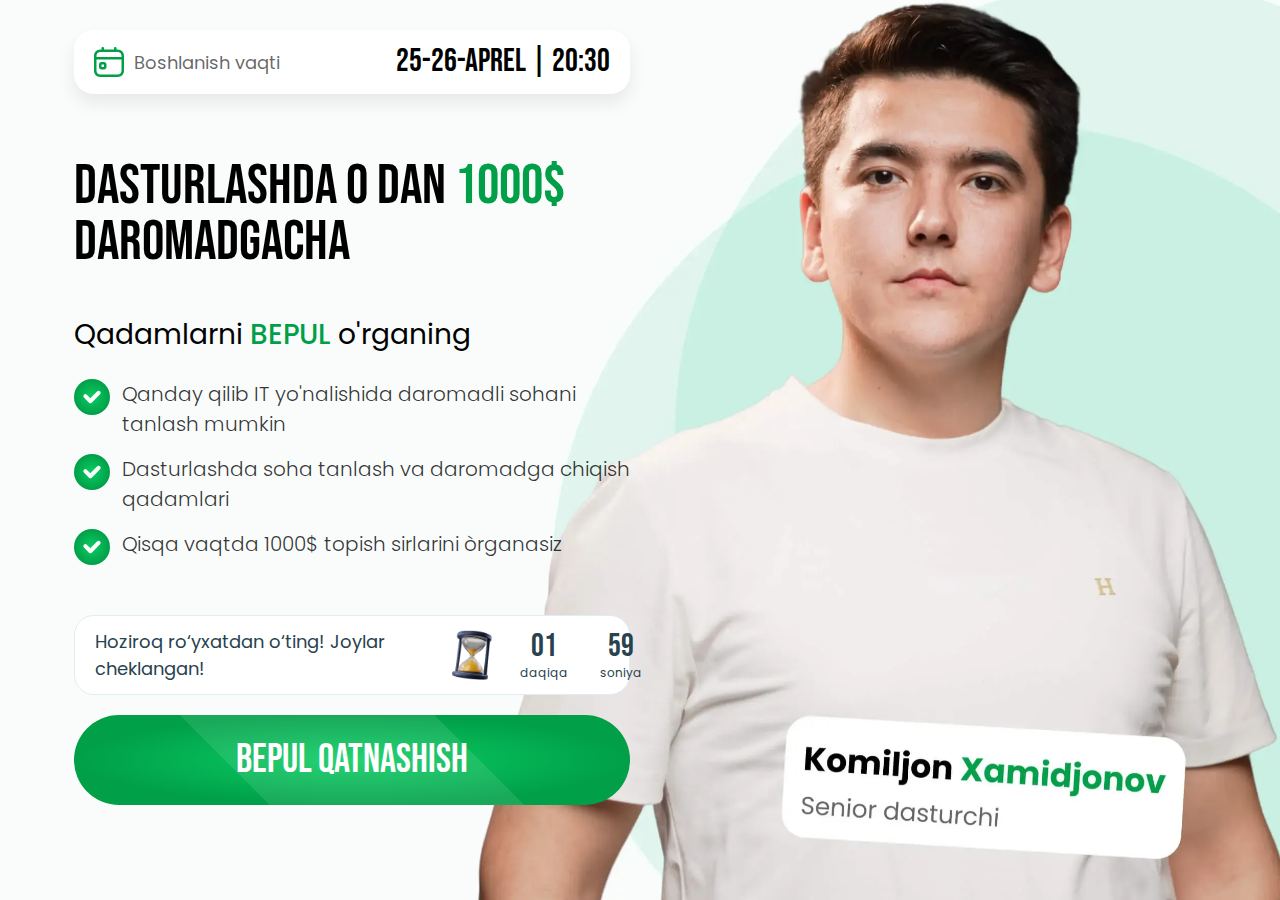
<file: index.html>
<!doctype html>
<html lang="en">
<head>
  <meta charset="UTF-8">
  <meta name="viewport"
        content="width=device-width, user-scalable=no, initial-scale=1.0, maximum-scale=1.0, minimum-scale=1.0">
  <meta http-equiv="X-UA-Compatible" content="ie=edge">
  <link rel="preconnect" href="https://fonts.googleapis.com">
  <link rel="preconnect" href="https://fonts.gstatic.com" crossorigin>
  <link href="https://fonts.googleapis.com/css2?family=Bebas+Neue&family=Poppins:wght@300;400;500&display=swap" rel="stylesheet">
  <link rel="stylesheet" href="css/styles.css">
  <title>Komiljon Xamidjonov</title>
</head>
<body class="overflow-x-hidden">

<div class="wrapper">
  <div class="1100px:w-1/2 flex flex-col min-h-screen py-[12px] 1200px:py-[30px]">
    <div
      class="flex justify-center 500px:justify-between px-[20px] py-[8px] text-center rounded-[16px] 800px:rounded-[20px] custom-shadow bg-[rgb(255,255,255)] mx-[10px]">
      <div class="hidden 500px:flex items-center gap-[10px]">
        <svg width="30" height="30" viewBox="0 0 30 30" fill="none" xmlns="http://www.w3.org/2000/svg">
          <g clip-path="url(#clip0_190_54)">
            <path d="M10 15H7.5C6.12125 15 5 16.1213 5 17.5V20C5 21.3787 6.12125 22.5 7.5 22.5H10C11.3787 22.5 12.5 21.3787 12.5 20V17.5C12.5 16.1213 11.3787 15 10 15ZM7.5 20V17.5H10V20H7.5ZM23.75 2.5H22.5V1.25C22.5 0.56 21.9412 0 21.25 0C20.5588 0 20 0.56 20 1.25V2.5H10V1.25C10 0.56 9.44125 0 8.75 0C8.05875 0 7.5 0.56 7.5 1.25V2.5H6.25C2.80375 2.5 0 5.30375 0 8.75V23.75C0 27.1963 2.80375 30 6.25 30H23.75C27.1963 30 30 27.1963 30 23.75V8.75C30 5.30375 27.1963 2.5 23.75 2.5ZM6.25 5H23.75C25.8175 5 27.5 6.6825 27.5 8.75V10H2.5V8.75C2.5 6.6825 4.1825 5 6.25 5ZM23.75 27.5H6.25C4.1825 27.5 2.5 25.8175 2.5 23.75V12.5H27.5V23.75C27.5 25.8175 25.8175 27.5 23.75 27.5Z" fill="#009F48"/>
          </g>
          <defs>
            <clipPath id="clip0_190_54">
              <rect width="30" height="30" fill="white"/>
            </clipPath>
          </defs>
        </svg>

        <div class="text-[16px] 800px:text-[18px] text-[#00000099]">Boshlanish vaqti</div>
      </div>

      <div class="text-[28px] 800px:text-[32px] font-bebas">25-26-aprel | 20:30</div>
    </div>

    <div class="flex flex-col justify-center gap-[15px] 800px:gap-[30px] 1200px:gap-[50px] grow py-[30px]">
      <h1 class="text-[36px] 800px:text-[48px] 1200px:text-[56px] font-bebas leading-[1] text-center 1100px:text-left uppercase mx-[10px]">
        Dasturlashda 0 dan <span class="text-[#009F48]">1000$</span> daromadgacha
      </h1>

      <div class="flex flex-col 1100px:hidden relative">
        <div class="text-[22px] 800px:text-[24px] leading-[1] text-center mb-[16px] mx-[10px]">Qadamlarni <span class="text-[#009F48] font-[500]">BEPUL</span> o'rganing</div>

        <picture class="block w-full mx-auto aspect-square relative ml-[10px]">
          <source
            srcset="img/mentor@2x.webp 2x, img/mentor@1x.webp 1x"
            type="image/webp"
          />

          <source
            srcset="img/mentor@2x.png 2x, img/mentor@1x.png 1x"
            type="image/png"
          />

          <img
            class="w-full h-full"
            src="img/mentor@1x.png"
            srcset="img/mentor@2x.png 2x, img/mentor@1x.png 1x"
            alt="Rasm tavsifi"
          />
        </picture>

        <div
          class="absolute right-[10px] left-[12%] bottom-[20%] flex items-center justify-between gap-[12px] py-[12px] px-[20px] rounded-[16px] 800px:rounded-[20px] 1200:rounded-[28px] custom-shadow bg-[rgb(255,255,255)] border border-[#DFEDF4] text-[#28424E]">
          <div class="text-[12px] font-medium leading-[1.2]">Hoziroq ro‘yxatdan o‘ting! Joylar cheklangan!</div>

          <div class="flex items-center gap-[8px] leading-[1]" data-timer>
            <div class="flex flex-col gap-[4px] text-center">
              <div class="font-bebas text-[24px]" data-minutes>01</div>
              <div class="text-[12px]">daqiqa</div>
            </div>

            <div class="w-[1px] h-[20px] bg-[#DFEDF4] shrink-0"></div>

            <div class="flex flex-col gap-[4px] text-center">
              <div class="font-bebas text-[24px]" data-seconds>59</div>
              <div class="text-[12px]">soniya</div>
            </div>
          </div>
        </div>

        <div class="flex flex-col gap-[12px] relative mx-[10px]">
          <button class="main-button gap-[12px] relative z-[1] rounded-lg" data-main-button>
            <span>Bepul qatnashish</span>
          </button>
        </div>
      </div>

      <div class="flex flex-col gap-[20px] 1200px:gap-[30px] mx-[10px]">
        <div class="hidden 1100px:block text-[20px] 800px:text-[24px] 1200px:text-[28px] leading-[1] text-center 1100px:text-left">Qadamlarni <span class="text-[#009F48] font-[500]">BEPUL</span> o'rganing</div>
        <ul class="flex flex-col gap-[10px] 1200px:gap-[15px]">
          <li class="flex items-start gap-[12px]">
            <img class="w-[24px] 800px:w-[28px] 1200px:w-[36px] shrink-0 aspect-square" src="img/check.svg" alt="">

            <p class="text-[16px] 1200px:text-[20px] font-[300] text-[#000000CC]">
              Qanday qilib IT yo'nalishida daromadli sohani tanlash mumkin
            </p>
          </li>
          <li class="flex items-start gap-[12px]">
            <img class="w-[24px] 800px:w-[28px] 1200px:w-[36px] shrink-0 aspect-square" src="img/check.svg" alt="">

            <p class="text-[16px] 1200px:text-[20px] font-[300] text-[#000000CC]">
              Dasturlashda soha tanlash va daromadga chiqish qadamlari
            </p>
          </li>
          <li class="flex items-start gap-[12px]">
            <img class="w-[24px] 800px:w-[28px] 1200px:w-[36px] shrink-0 aspect-square" src="img/check.svg" alt="">

            <p class="text-[16px] 1200px:text-[20px] font-[300] text-[#000000CC]">
              Qisqa vaqtda 1000$ topish sirlarini òrganasiz
            </p>
          </li>
        </ul>
      </div>

      <div class="hidden 1100px:flex flex-col gap-[20px] mx-[10px]">
        <div
          class="flex items-center justify-between gap-[24px] py-[12px] px-[20px] rounded-[16px] 800px:rounded-[20px] 1200:rounded-[28px] shadow bg-[rgb(255,255,255)] border border-[#DFEDF4] text-[#28424E]">
          <div class="text-[18px] font-medium">Hoziroq ro‘yxatdan o‘ting! Joylar cheklangan!</div>

          <div class="flex items-center gap-[16px] leading-[1]" data-timer>
            <img class="w-[40px] mr-[12px]" src="img/timer.png" alt="">

            <div class="flex flex-col gap-[4px] text-center">
              <div class="font-bebas text-[32px]" data-minutes>01</div>
              <div class="text-[12px]">daqiqa</div>
            </div>

            <div class="w-[1px] h-[30px] bg-[#DFEDF4]"></div>

            <div class="flex flex-col gap-[4px] text-center">
              <div class="font-bebas text-[32px]" data-seconds>59</div>
              <div class="text-[12px]">soniya</div>
            </div>
          </div>
        </div>
        <button class="main-button gap-[12px]" data-main-button>
          <span>Bepul qatnashish</span>
        </button>
      </div>
    </div>
  </div>
</div>

<div class="fixed inset-[0] grid place-items-center overflow-[auto] z-[20] bg-[#0000004D] bg-opacity-[50] backdrop-blur-[5px] p-[8px] hidden"
     data-modal-backdrop data-modal-close>
  <form data-form class="w-full max-w-[500px] p-[20px] 800px:p-[40px] bg-[#fff] rounded-[8px] 1100px:rounded-[12px] relative">
    <h2 class="text-[24px] 800px:text-[28px] 1200px:text-[32px] font-bebas">
      Joy band qilish
    </h2>

    <p class="mb-[16px] text-[#00000099]">Joylar soni chegaralangan!</p>

    <div class="p-[16px] mb-[8px] 1100px:mb-[16px] text-[#00971C] rounded-[16px] bg-[#00971C11] text-center hidden" data-form-alert>
    </div>

    <label class="block w-full mb-[16px] 1100px:mb-[24px]">
      <span class="block mb-1.5 text-[#48635B]">Ism</span>
      <input class="w-full h-[48px] px-[16px] rounded-[8px] 1100px:rounded-[12px] bg-[#F3F7F8] border border-[#bed4da]" id="name"
             type="text" placeholder="Ismingizni kiriting" name="name">
    </label>

    <label class="block w-full mb-[24px] 1100px:mb-[32px]" for="phone">
      <span class="block mb-[6px[ text-[#48635B]">Telefon raqami</span>

      <span class="flex h-[48px] rounded-[8px] 1100px:rounded-[12px] border border-[#bed4da] bg-[#F3F7F8] overflow-hidden">
          <input class="bg-[transparent] border-none focus:outline-0 pl-[16px] w-[6ch] text-black text-[14px] 1100px:text-[16px]"
                 type="text" readonly value="+998">
          <input class="grow bg-[transparent] border-none focus:outline-0 text-black text-[14px] 1100px:text-[16px]"
                 id="phone" type="tel" name="phone" maxlength="12">
        </span>
    </label>

    <button data-form-button
            class="submit-button"
            type="submit">
      Band qilish
    </button>

    <img data-modal-close class="w-[12px] 1100px:w-[16px] aspect-square absolute top-[24px] right-[24px] cursor-pointer" src="img/x.svg"
         alt="close icon">
  </form>
</div>

<script src="js/statistics.js"></script>
<script src="js/timer.js"></script>
<script src="js/script.js"></script>

<!-- Meta Pixel Code -->
<script>
  !function(f,b,e,v,n,t,s)
  {if(f.fbq)return;n=f.fbq=function(){n.callMethod?
    n.callMethod.apply(n,arguments):n.queue.push(arguments)};
    if(!f._fbq)f._fbq=n;n.push=n;n.loaded=!0;n.version='2.0';
    n.queue=[];t=b.createElement(e);t.async=!0;
    t.src=v;s=b.getElementsByTagName(e)[0];
    s.parentNode.insertBefore(t,s)}(window, document,'script',
    'https://connect.facebook.net/en_US/fbevents.js');
  fbq('init', '1330545794612038');
  fbq('track', 'PageView');
</script>
<noscript><img height="1" width="1" style="display:none"
               src="https://www.facebook.com/tr?id=1330545794612038&ev=PageView&noscript=1"
/></noscript>
<!-- End Meta Pixel Code -->
</body>
</html>
</file>
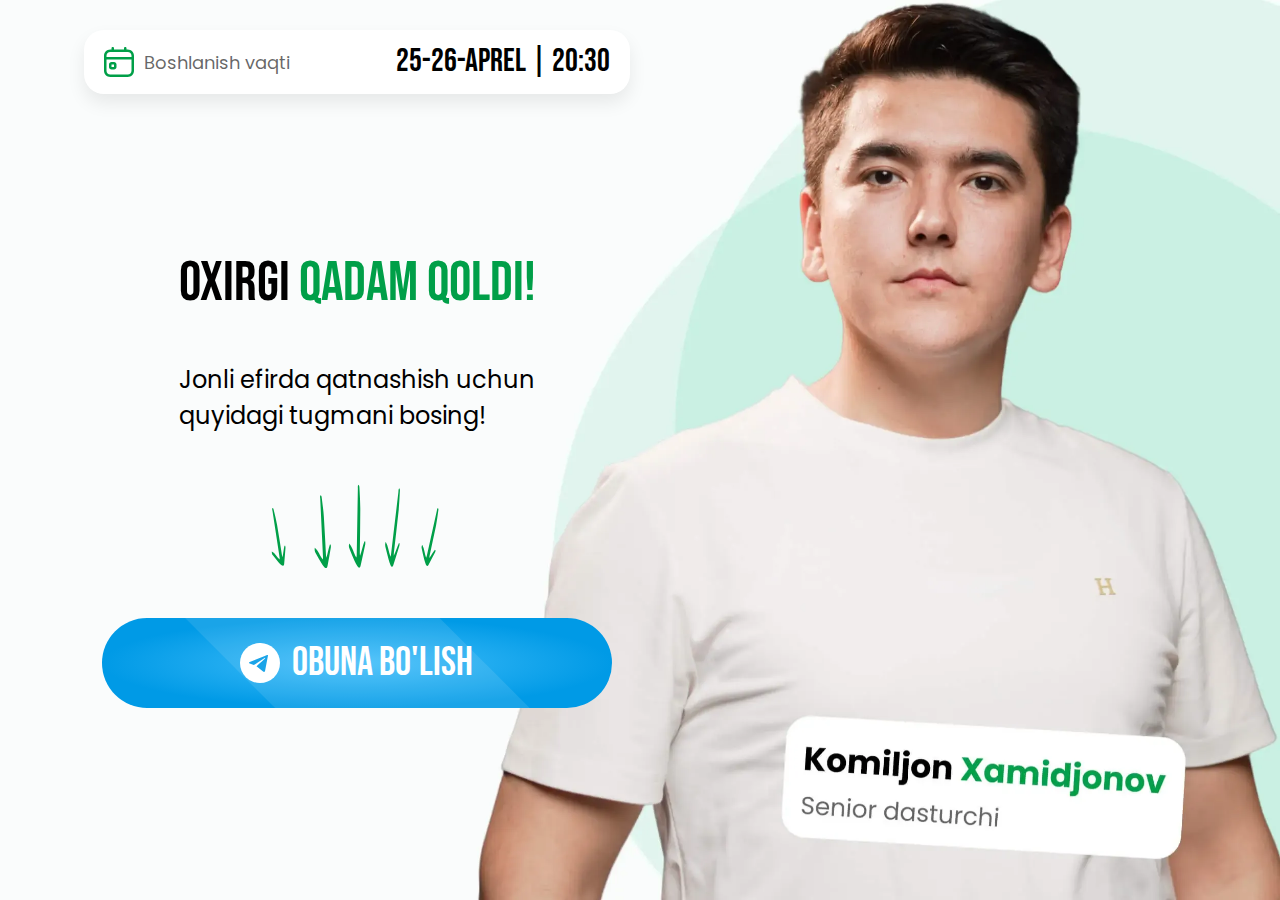
<file: telegram.html>
<!doctype html>
<html lang="en">
<head>
  <meta charset="UTF-8">
  <meta name="viewport"
        content="width=device-width, user-scalable=no, initial-scale=1.0, maximum-scale=1.0, minimum-scale=1.0">
  <meta http-equiv="X-UA-Compatible" content="ie=edge">
  <link rel="preconnect" href="https://fonts.googleapis.com">
  <link rel="preconnect" href="https://fonts.gstatic.com" crossorigin>
  <link href="https://fonts.googleapis.com/css2?family=Bebas+Neue&family=Poppins:wght@300;400;500&display=swap" rel="stylesheet">
  <link rel="stylesheet" href="css/styles.css">
  <title>Komiljon Xamidjonov</title>
</head>
<body class="overflow-x-hidden">

<div class="wrapper px-[10px]">
  <div class="1100px:w-1/2 flex flex-col min-h-screen py-[12px] 1200px:py-[30px]">
    <div
      class="flex justify-center 500px:justify-between px-[20px] py-[8px] text-center rounded-[16px] 800px:rounded-[20px] custom-shadow bg-[rgb(255,255,255)] mx-[10px]">
      <div class="hidden 500px:flex items-center gap-[10px]">
        <svg width="30" height="30" viewBox="0 0 30 30" fill="none" xmlns="http://www.w3.org/2000/svg">
          <g clip-path="url(#clip0_190_54)">
            <path d="M10 15H7.5C6.12125 15 5 16.1213 5 17.5V20C5 21.3787 6.12125 22.5 7.5 22.5H10C11.3787 22.5 12.5 21.3787 12.5 20V17.5C12.5 16.1213 11.3787 15 10 15ZM7.5 20V17.5H10V20H7.5ZM23.75 2.5H22.5V1.25C22.5 0.56 21.9412 0 21.25 0C20.5588 0 20 0.56 20 1.25V2.5H10V1.25C10 0.56 9.44125 0 8.75 0C8.05875 0 7.5 0.56 7.5 1.25V2.5H6.25C2.80375 2.5 0 5.30375 0 8.75V23.75C0 27.1963 2.80375 30 6.25 30H23.75C27.1963 30 30 27.1963 30 23.75V8.75C30 5.30375 27.1963 2.5 23.75 2.5ZM6.25 5H23.75C25.8175 5 27.5 6.6825 27.5 8.75V10H2.5V8.75C2.5 6.6825 4.1825 5 6.25 5ZM23.75 27.5H6.25C4.1825 27.5 2.5 25.8175 2.5 23.75V12.5H27.5V23.75C27.5 25.8175 25.8175 27.5 23.75 27.5Z" fill="#009F48"/>
          </g>
          <defs>
            <clipPath id="clip0_190_54">
              <rect width="30" height="30" fill="white"/>
            </clipPath>
          </defs>
        </svg>

        <div class="text-[16px] 800px:text-[18px] text-[#00000099]">Boshlanish vaqti</div>
      </div>

      <div class="text-[28px] 800px:text-[32px] font-bebas">25-26-aprel | 20:30</div>
    </div>

    <div class="flex flex-col justify-center items-center gap-[15px] 800px:gap-[30px] 1200px:gap-[50px] grow py-[30px]">
      <h1 class="text-[36px] 800px:text-[48px] 1200px:text-[56px] font-bebas leading-[1] text-center 1100px:text-left uppercase mx-[10px]">
        Oxirgi <span class="text-[#009F48]">qadam qoldi!</span>
      </h1>

      <p class="text-[20px] 1100px:text-[24px]">Jonli efirda qatnashish uchun <br> quyidagi tugmani bosing!</p>

      <svg class="w-[150px] 1100px:w-[180px] animate-bounce" viewBox="0 0 218 102" fill="none" xmlns="http://www.w3.org/2000/svg">
        <path d="M6.64158 29.0617C7.88404 29.443 8.0064 30.7288 8.22591 31.7013C9.60515 37.5228 11.1709 43.303 12.1771 49.2071C14.2857 61.3587 16.0834 73.5792 18.0608 85.6869C18.2182 86.6732 18.4377 87.6458 18.7883 88.6622C19.8104 84.0595 20.0661 79.4076 21.1572 74.8625C21.4748 74.8651 21.7303 74.8815 22.048 74.8841C22.1849 75.6561 22.453 76.472 22.4034 77.2853C21.9311 83.6628 21.4034 90.1254 20.8067 96.5304C20.589 98.9126 19.3864 99.6166 17.6825 98.3893C16.3857 97.4365 15.1928 96.2419 14.1242 95.0198C11.8356 92.3172 9.6024 89.5295 7.36916 86.7418C5.92179 84.8742 5.89459 84.5884 5.816 81.7612C9.99796 83.6797 11.7862 88.4624 15.2969 91.3319C15.2707 90.3895 15.3892 89.6338 15.2591 88.9332C12.394 70.1657 9.5357 51.4697 6.6706 32.7022C6.49967 31.573 5.88673 30.4688 6.64158 29.0617Z" fill="#009F48"/>
        <path d="M64.8408 13.545C66.2192 14.3551 66.2114 15.9496 66.3509 17.1912C67.2603 24.6411 68.388 32.093 68.8609 39.5389C69.8772 54.8742 70.5298 70.2061 71.4011 85.4514C71.4678 86.6923 71.6072 87.9338 71.8917 89.2653C73.5911 83.9658 74.4186 78.3924 76.1903 73.1821C76.5536 73.2741 76.8442 73.3654 77.2075 73.4573C77.2755 74.4324 77.4886 75.4975 77.3383 76.4706C76.0642 84.0774 74.717 91.772 73.2974 99.3775C72.7743 102.207 71.3166 102.725 69.5073 100.76C68.1323 99.2409 66.9042 97.4577 65.8215 95.6758C63.5125 91.7565 61.2766 87.7492 59.0407 83.7419C57.5987 81.0709 57.6004 80.7165 57.8355 77.2638C62.4021 80.7612 63.8992 87.0649 67.588 91.5286C67.6664 90.3777 67.889 89.4938 67.8205 88.6073C66.699 65.0323 65.577 41.5459 64.4554 17.9709C64.3896 16.5528 63.8149 15.0415 64.8408 13.545Z" fill="#009F48"/>
        <path d="M110.718 0.818365C112.037 1.88403 111.923 3.68249 111.979 5.09884C112.388 13.6057 113.014 22.1388 112.987 30.5931C112.975 48.01 112.601 65.3831 112.451 82.6826C112.434 84.0902 112.49 85.5066 112.685 87.0403C114.733 81.2468 115.93 75.0484 118.045 69.3635C118.401 69.5072 118.684 69.6422 119.04 69.7859C119.043 70.8937 119.184 72.119 118.969 73.2006C117.191 81.6445 115.333 90.1796 113.41 98.606C112.699 101.742 111.212 102.166 109.54 99.7492C108.27 97.8842 107.165 95.737 106.205 93.6073C104.166 88.9307 102.205 84.163 100.244 79.3952C98.9848 76.2226 99.0102 75.8229 99.4754 71.9524C103.794 76.401 104.865 83.6789 108.243 89.1214C108.398 87.8313 108.679 86.8584 108.67 85.8505C109.128 59.1238 109.58 32.4971 110.038 5.7704C110.067 4.16298 109.595 2.39433 110.718 0.818365Z" fill="#009F48"/>
        <path d="M160.223 5.16153C161.245 6.43681 160.973 8.11128 160.884 9.45977C160.407 17.5738 160.113 25.757 159.27 33.7327C157.571 50.1722 155.566 66.4965 153.76 82.797C153.609 84.1224 153.519 85.4709 153.537 86.9585C155.846 81.9071 157.469 76.3 159.824 71.3647C160.114 71.573 160.342 71.7583 160.632 71.9665C160.527 73.0129 160.529 74.1984 160.24 75.1756C157.904 82.784 155.492 90.4624 153.033 98.0248C152.123 100.84 150.813 100.937 149.621 98.3144C148.719 96.2949 147.985 94.0424 147.372 91.836C146.086 87.0051 144.875 82.1041 143.665 77.2032C142.899 73.9513 142.959 73.5792 143.732 70.0203C146.984 75.1008 147.192 82.1899 149.546 88.017C149.803 86.8307 150.137 85.9696 150.228 85.0163C153.211 59.879 156.179 34.8349 159.162 9.69763C159.343 8.18613 159.112 6.42023 160.223 5.16153Z" fill="#009F48"/>
        <path d="M206.998 28.9953C207.92 30.3018 207.577 31.5009 207.426 32.508C206.572 38.5874 205.892 44.7785 204.693 50.6347C202.259 62.7174 199.536 74.6141 197.005 86.5557C196.796 87.5255 196.644 88.5326 196.588 89.6807C199.056 86.5396 200.89 82.7521 203.397 79.7148C203.665 79.9675 203.877 80.1829 204.145 80.4356C203.993 81.2056 203.937 82.1166 203.612 82.7749C200.994 87.8713 198.299 92.9971 195.566 98.0191C194.553 99.8903 193.288 99.5458 192.268 97.15C191.498 95.3105 190.901 93.3456 190.419 91.4552C189.416 87.3333 188.489 83.1821 187.563 79.0309C186.984 76.2882 187.06 76.0217 187.976 73.5353C190.859 78.4776 190.714 83.9887 192.697 89.2173C193.002 88.3885 193.365 87.8339 193.498 87.1306C197.591 68.7782 201.665 50.4924 205.757 32.14C206.005 31.037 205.868 29.6068 206.998 28.9953Z" fill="#009F48"/>
      </svg>

      <button class="tg-button gap-[12px] w-[90%]" id="joinToChannel">
        <svg width="40" height="40" viewBox="0 0 40 40" fill="none" xmlns="http://www.w3.org/2000/svg">
          <rect y="-0.00878906" width="40" height="40" rx="20" fill="white"/>
          <path d="M28 12.5934L24.9946 28.2835C24.9946 28.2835 24.5741 29.3713 23.4189 28.8496L16.4846 23.3438L16.4524 23.3276C17.3891 22.4566 24.6524 15.6939 24.9698 15.3873C25.4613 14.9126 25.1562 14.6299 24.5856 14.9886L13.8568 22.0442L9.71764 20.602C9.71764 20.602 9.06626 20.362 9.00359 19.8403C8.9401 19.3177 9.73908 19.0351 9.73908 19.0351L26.6131 12.1802C26.6131 12.1802 28 11.5491 28 12.5934V12.5934Z" fill="#009AE6"/>
        </svg>

        <span>Obuna bo'lish</span>
      </button>
    </div>
  </div>
</div>

<script src="js/statistics.js"></script>
<script src="js/register.js"></script>

<!-- Meta Pixel Code -->
<script>
  !function(f,b,e,v,n,t,s)
  {if(f.fbq)return;n=f.fbq=function(){n.callMethod?
    n.callMethod.apply(n,arguments):n.queue.push(arguments)};
    if(!f._fbq)f._fbq=n;n.push=n;n.loaded=!0;n.version='2.0';
    n.queue=[];t=b.createElement(e);t.async=!0;
    t.src=v;s=b.getElementsByTagName(e)[0];
    s.parentNode.insertBefore(t,s)}(window, document,'script',
    'https://connect.facebook.net/en_US/fbevents.js');
  fbq('init', '1330545794612038');
  fbq('track', 'PageView');
</script>
<noscript><img height="1" width="1" style="display:none"
               src="https://www.facebook.com/tr?id=1330545794612038&ev=PageView&noscript=1"
/></noscript>
<!-- End Meta Pixel Code -->
</body>
</html>
</file>
<file: css/styles.css>
/*! tailwindcss v4.0.6 | MIT License | https://tailwindcss.com */
@layer theme{:root,:host{--animate-spin:spin 1s linear infinite;--animate-ping:ping 1s cubic-bezier(0,0,.2,1)infinite;--animate-pulse:pulse 2s cubic-bezier(.4,0,.6,1)infinite;--animate-bounce:bounce 1s infinite;--breakpoint-400px:400px;--breakpoint-500px:500px;--breakpoint-600px:600px;--breakpoint-700px:700px;--breakpoint-800px:800px;--breakpoint-900px:900px;--breakpoint-1000px:1000px;--breakpoint-1100px:1100px;--breakpoint-1200px:1200px;--breakpoint-1300px:1300px;--breakpoint-1400px:1400px;--breakpoint-1500px:1500px;--breakpoint-1600px:1600px;--breakpoint-1700px:1700px;--breakpoint-1800px:1800px;--breakpoint-1900px:1900px}}@layer base{*,:after,:before,::backdrop{box-sizing:border-box;border:0 solid;margin:0;padding:0}::file-selector-button{box-sizing:border-box;border:0 solid;margin:0;padding:0}html,:host{-webkit-text-size-adjust:100%;tab-size:4;line-height:1.5;font-family:var(--default-font-family,ui-sans-serif,system-ui,sans-serif,"Apple Color Emoji","Segoe UI Emoji","Segoe UI Symbol","Noto Color Emoji");font-feature-settings:var(--default-font-feature-settings,normal);font-variation-settings:var(--default-font-variation-settings,normal);-webkit-tap-highlight-color:transparent}body{line-height:inherit}hr{height:0;color:inherit;border-top-width:1px}abbr:where([title]){-webkit-text-decoration:underline dotted;text-decoration:underline dotted}h1,h2,h3,h4,h5,h6{font-size:inherit;font-weight:inherit}a{color:inherit;-webkit-text-decoration:inherit;-webkit-text-decoration:inherit;-webkit-text-decoration:inherit;text-decoration:inherit}b,strong{font-weight:bolder}code,kbd,samp,pre{font-family:var(--default-mono-font-family,ui-monospace,SFMono-Regular,Menlo,Monaco,Consolas,"Liberation Mono","Courier New",monospace);font-feature-settings:var(--default-mono-font-feature-settings,normal);font-variation-settings:var(--default-mono-font-variation-settings,normal);font-size:1em}small{font-size:80%}sub,sup{vertical-align:baseline;font-size:75%;line-height:0;position:relative}sub{bottom:-.25em}sup{top:-.5em}table{text-indent:0;border-color:inherit;border-collapse:collapse}:-moz-focusring{outline:auto}progress{vertical-align:baseline}summary{display:list-item}ol,ul,menu{list-style:none}img,svg,video,canvas,audio,iframe,embed,object{vertical-align:middle;display:block}img,video{max-width:100%;height:auto}button,input,select,optgroup,textarea{font:inherit;font-feature-settings:inherit;font-variation-settings:inherit;letter-spacing:inherit;color:inherit;opacity:1;background-color:#0000;border-radius:0}::file-selector-button{font:inherit;font-feature-settings:inherit;font-variation-settings:inherit;letter-spacing:inherit;color:inherit;opacity:1;background-color:#0000;border-radius:0}:where(select:is([multiple],[size])) optgroup{font-weight:bolder}:where(select:is([multiple],[size])) optgroup option{padding-inline-start:20px}::file-selector-button{margin-inline-end:4px}::placeholder{opacity:1;color:color-mix(in oklab,currentColor 50%,transparent)}textarea{resize:vertical}::-webkit-search-decoration{-webkit-appearance:none}::-webkit-date-and-time-value{min-height:1lh;text-align:inherit}::-webkit-datetime-edit{display:inline-flex}::-webkit-datetime-edit-fields-wrapper{padding:0}::-webkit-datetime-edit{padding-block:0}::-webkit-datetime-edit-year-field{padding-block:0}::-webkit-datetime-edit-month-field{padding-block:0}::-webkit-datetime-edit-day-field{padding-block:0}::-webkit-datetime-edit-hour-field{padding-block:0}::-webkit-datetime-edit-minute-field{padding-block:0}::-webkit-datetime-edit-second-field{padding-block:0}::-webkit-datetime-edit-millisecond-field{padding-block:0}::-webkit-datetime-edit-meridiem-field{padding-block:0}:-moz-ui-invalid{box-shadow:none}button,input:where([type=button],[type=reset],[type=submit]){appearance:button}::file-selector-button{appearance:button}::-webkit-inner-spin-button{height:auto}::-webkit-outer-spin-button{height:auto}[hidden]:where(:not([hidden=until-found])){display:none!important}}@layer components;@layer utilities{.absolute{position:absolute}.fixed{position:fixed}.relative{position:relative}.inset-\[0\]{inset:0}.top-\[24px\]{top:24px}.right-\[10px\]{right:10px}.right-\[24px\]{right:24px}.bottom-\[20\%\]{bottom:20%}.left-\[12\%\]{left:12%}.z-\[1\]{z-index:1}.z-\[20\]{z-index:20}.mx-\[10px\]{margin-inline:10px}.mx-auto{margin-inline:auto}.mr-\[12px\]{margin-right:12px}.mb-\[8px\]{margin-bottom:8px}.mb-\[16px\]{margin-bottom:16px}.mb-\[24px\]{margin-bottom:24px}.ml-\[10px\]{margin-left:10px}.block{display:block}.flex{display:flex}.grid{display:grid}.hidden{display:none}.inline-block{display:inline-block}.table{display:table}.aspect-square{aspect-ratio:1}.h-\[20px\]{height:20px}.h-\[30px\]{height:30px}.h-\[48px\]{height:48px}.h-full{height:100%}.min-h-screen{min-height:100vh}.w-\[6ch\]{width:6ch}.w-\[12px\]{width:12px}.w-\[24px\]{width:24px}.w-\[40px\]{width:40px}.w-\[90\%\]{width:90%}.w-\[150px\]{width:150px}.w-\[1px\]{width:1px}.w-full{width:100%}.max-w-\[500px\]{max-width:500px}.min-w-full{min-width:100%}.shrink-0{flex-shrink:0}.grow{flex-grow:1}.transform{transform:var(--tw-rotate-x)var(--tw-rotate-y)var(--tw-rotate-z)var(--tw-skew-x)var(--tw-skew-y)}.animate-bounce{animation:var(--animate-bounce)}.animate-spin{animation:var(--animate-spin)}.cursor-pointer{cursor:pointer}.grid-cols-1{grid-template-columns:repeat(1,minmax(0,1fr))}.flex-col{flex-direction:column}.place-items-center{place-items:center}.items-center{align-items:center}.items-end{align-items:flex-end}.items-start{align-items:flex-start}.justify-between{justify-content:space-between}.justify-center{justify-content:center}.gap-\[4px\]{gap:4px}.gap-\[8px\]{gap:8px}.gap-\[10px\]{gap:10px}.gap-\[12px\]{gap:12px}.gap-\[15px\]{gap:15px}.gap-\[16px\]{gap:16px}.gap-\[20px\]{gap:20px}.gap-\[24px\]{gap:24px}:where(.divide-y>:not(:last-child)){--tw-divide-y-reverse:0;border-bottom-style:var(--tw-border-style);border-top-style:var(--tw-border-style);border-top-width:calc(1px*var(--tw-divide-y-reverse));border-bottom-width:calc(1px*calc(1 - var(--tw-divide-y-reverse)))}.overflow-hidden{overflow:hidden}.overflow-x-hidden{overflow-x:hidden}.rounded-\[8px\]{border-radius:8px}.rounded-\[16px\]{border-radius:16px}.rounded-full{border-radius:3.40282e38px}.border{border-style:var(--tw-border-style);border-width:1px}.border-b-2{border-bottom-style:var(--tw-border-style);border-bottom-width:2px}.border-none{--tw-border-style:none;border-style:none}.border-\[\#DFEDF4\]{border-color:#dfedf4}.border-\[\#bed4da\]{border-color:#bed4da}.bg-\[\#0000004D\]{background-color:#0000004d}.bg-\[\#00971C11\]{background-color:#00971c11}.bg-\[\#DFEDF4\]{background-color:#dfedf4}.bg-\[\#F3F7F8\]{background-color:#f3f7f8}.bg-\[\#fff\],.bg-\[rgb\(255\,255\,255\)\]{background-color:#fff}.bg-\[transparent\]{background-color:#0000}.p-\[8px\]{padding:8px}.p-\[16px\]{padding:16px}.p-\[20px\]{padding:20px}.px-\[10px\]{padding-inline:10px}.px-\[16px\]{padding-inline:16px}.px-\[20px\]{padding-inline:20px}.py-\[8px\]{padding-block:8px}.py-\[12px\]{padding-block:12px}.py-\[30px\]{padding-block:30px}.pl-\[16px\]{padding-left:16px}.text-center{text-align:center}.text-left{text-align:left}.text-\[12px\]{font-size:12px}.text-\[14px\]{font-size:14px}.text-\[16px\]{font-size:16px}.text-\[18px\]{font-size:18px}.text-\[20px\]{font-size:20px}.text-\[22px\]{font-size:22px}.text-\[24px\]{font-size:24px}.text-\[28px\]{font-size:28px}.text-\[32px\]{font-size:32px}.text-\[36px\]{font-size:36px}.leading-\[1\.2\]{--tw-leading:1.2;line-height:1.2}.leading-\[1\]{--tw-leading:1;line-height:1}.font-\[300\]{--tw-font-weight:300;font-weight:300}.font-\[500\]{--tw-font-weight:500;font-weight:500}.whitespace-nowrap{white-space:nowrap}.text-\[\#00000099\]{color:#0009}.text-\[\#000000CC\]{color:#000c}.text-\[\#00971C\]{color:#00971c}.text-\[\#009F48\]{color:#009f48}.text-\[\#28424E\]{color:#28424e}.text-\[\#48635B\]{color:#48635b}.uppercase{text-transform:uppercase}.opacity-25{opacity:.25}.opacity-75{opacity:.75}.filter{filter:var(--tw-blur,)var(--tw-brightness,)var(--tw-contrast,)var(--tw-grayscale,)var(--tw-hue-rotate,)var(--tw-invert,)var(--tw-saturate,)var(--tw-sepia,)var(--tw-drop-shadow,)}.backdrop-blur-\[5px\]{--tw-backdrop-blur:blur(5px);-webkit-backdrop-filter:var(--tw-backdrop-blur,)var(--tw-backdrop-brightness,)var(--tw-backdrop-contrast,)var(--tw-backdrop-grayscale,)var(--tw-backdrop-hue-rotate,)var(--tw-backdrop-invert,)var(--tw-backdrop-opacity,)var(--tw-backdrop-saturate,)var(--tw-backdrop-sepia,);backdrop-filter:var(--tw-backdrop-blur,)var(--tw-backdrop-brightness,)var(--tw-backdrop-contrast,)var(--tw-backdrop-grayscale,)var(--tw-backdrop-hue-rotate,)var(--tw-backdrop-invert,)var(--tw-backdrop-opacity,)var(--tw-backdrop-saturate,)var(--tw-backdrop-sepia,)}.transition{transition-property:color,background-color,border-color,outline-color,text-decoration-color,fill,stroke,--tw-gradient-from,--tw-gradient-via,--tw-gradient-to,opacity,box-shadow,transform,translate,scale,rotate,filter,-webkit-backdrop-filter,backdrop-filter;transition-timing-function:var(--tw-ease,ease);transition-duration:var(--tw-duration,0s)}.transition-colors{transition-property:color,background-color,border-color,outline-color,text-decoration-color,fill,stroke,--tw-gradient-from,--tw-gradient-via,--tw-gradient-to;transition-timing-function:var(--tw-ease,ease);transition-duration:var(--tw-duration,0s)}.duration-150{--tw-duration:.15s;transition-duration:.15s}@media (hover:hover){.hover\:scale-\[1\.02\]:hover{scale:1.02}}.focus\:ring-2:focus{--tw-ring-shadow:var(--tw-ring-inset,)0 0 0 calc(2px + var(--tw-ring-offset-width))var(--tw-ring-color,currentColor);box-shadow:var(--tw-inset-shadow),var(--tw-inset-ring-shadow),var(--tw-ring-offset-shadow),var(--tw-ring-shadow),var(--tw-shadow)}.focus\:ring-offset-2:focus{--tw-ring-offset-width:2px;--tw-ring-offset-shadow:var(--tw-ring-inset,)0 0 0 var(--tw-ring-offset-width)var(--tw-ring-offset-color)}.focus\:outline-0:focus{outline-style:var(--tw-outline-style);outline-width:0}.focus\:outline-none:focus{--tw-outline-style:none;outline-style:none}@media (width>=500px){.\35 00px\:flex{display:flex}.\35 00px\:justify-between{justify-content:space-between}}@media (width>=800px){.\38 00px\:w-\[28px\]{width:28px}.\38 00px\:gap-\[30px\]{gap:30px}.\38 00px\:rounded-\[20px\]{border-radius:20px}.\38 00px\:p-\[40px\]{padding:40px}.\38 00px\:text-\[18px\]{font-size:18px}.\38 00px\:text-\[24px\]{font-size:24px}.\38 00px\:text-\[28px\]{font-size:28px}.\38 00px\:text-\[32px\]{font-size:32px}.\38 00px\:text-\[48px\]{font-size:48px}}@media (width>=1100px){.\31 100px\:mb-\[16px\]{margin-bottom:16px}.\31 100px\:mb-\[24px\]{margin-bottom:24px}.\31 100px\:mb-\[32px\]{margin-bottom:32px}.\31 100px\:block{display:block}.\31 100px\:flex{display:flex}.\31 100px\:hidden{display:none}.\31 100px\:w-1\/2{width:50%}.\31 100px\:w-\[16px\]{width:16px}.\31 100px\:w-\[180px\]{width:180px}.\31 100px\:rounded-\[12px\]{border-radius:12px}.\31 100px\:text-left{text-align:left}.\31 100px\:text-\[16px\]{font-size:16px}.\31 100px\:text-\[24px\]{font-size:24px}}@media (width>=1200px){.\31 200px\:w-\[36px\]{width:36px}.\31 200px\:gap-\[15px\]{gap:15px}.\31 200px\:gap-\[30px\]{gap:30px}.\31 200px\:gap-\[50px\]{gap:50px}.\31 200px\:py-\[30px\]{padding-block:30px}.\31 200px\:text-\[20px\]{font-size:20px}.\31 200px\:text-\[28px\]{font-size:28px}.\31 200px\:text-\[32px\]{font-size:32px}.\31 200px\:text-\[56px\]{font-size:56px}}}body{background-image:url(../img/bg-desktop@2x.webp);background-position:100% 0;background-repeat:no-repeat;background-size:cover;font-family:Poppins,sans-serif}.font-bebas{font-family:Bebas Neue,sans-serif}@media only screen and (-webkit-device-pixel-ratio>=2),only screen and (min-device-pixel-ratio:2),only screen and (resolution>=192dpi),only screen and (resolution>=2x){body{background-image:url(../img/bg-desktop@2x.webp)}}@media only screen and (width<=1100px){body{background-color:#f8fdfb;background-image:none}}.wrapper{width:100%;max-width:1400px;margin-inline:auto}@media (width>=1100px){.wrapper{width:90%}}.main-button{cursor:pointer;color:#fff;text-transform:uppercase;background:radial-gradient(50% 50%,#0bcd63 0%,#009f48 100%);border-radius:3.40282e38px;justify-content:center;align-items:center;height:70px;font-family:Bebas Neue,sans-serif;font-size:28px;display:flex;position:relative;overflow:hidden}@media (width>=800px){.main-button{height:80px;font-size:32px}}@media (width>=1200px){.main-button{height:90px;font-size:40px}}.tg-button{cursor:pointer;color:#fff;text-transform:uppercase;background:radial-gradient(50% 50%,#43befa 0%,#009ae6 100%);border-radius:3.40282e38px;justify-content:center;align-items:center;height:70px;font-family:Bebas Neue,sans-serif;font-size:28px;display:flex;position:relative;overflow:hidden}@media (width>=800px){.tg-button{height:80px;font-size:32px}}@media (width>=1200px){.tg-button{height:90px;font-size:40px}}.submit-button{cursor:pointer;cursor:pointer;color:#fff;text-transform:uppercase;background:radial-gradient(50% 50%,#0bcd63 0%,#009f48 100%);border-radius:3.40282e38px;width:100%;height:60px;font-family:Bebas Neue,sans-serif;font-size:24px;position:relative;overflow:hidden}@media (width>=800px){.submit-button{height:70px;font-size:28px}}@media (width>=1200px){.submit-button{height:70px;font-size:32px}}.main-button:before,.submit-button:before,.tg-button:before{content:"";background:#ffffff1a;width:200%;height:200%;animation:2s infinite shine;position:absolute;top:-50%;left:-50%;transform:rotate(45deg)}.custom-shadow{box-shadow:0 9px 18px #00000014}@keyframes shine{0%{transform:translate(-100%)rotate(45deg)}to{transform:translate(100%)rotate(45deg)}}@keyframes shake{0%,to{transform:rotate(0)}25%{transform:rotate(-5deg)}50%{transform:rotate(5deg)}75%{transform:rotate(-3deg)}}@keyframes spin{to{transform:rotate(360deg)}}@keyframes ping{75%,to{opacity:0;transform:scale(2)}}@keyframes pulse{50%{opacity:.5}}@keyframes bounce{0%,to{animation-timing-function:cubic-bezier(.8,0,1,1);transform:translateY(-25%)}50%{animation-timing-function:cubic-bezier(0,0,.2,1);transform:none}}@property --tw-rotate-x{syntax:"*";inherits:false;initial-value:rotateX(0)}@property --tw-rotate-y{syntax:"*";inherits:false;initial-value:rotateY(0)}@property --tw-rotate-z{syntax:"*";inherits:false;initial-value:rotateZ(0)}@property --tw-skew-x{syntax:"*";inherits:false;initial-value:skewX(0)}@property --tw-skew-y{syntax:"*";inherits:false;initial-value:skewY(0)}@property --tw-divide-y-reverse{syntax:"*";inherits:false;initial-value:0}@property --tw-border-style{syntax:"*";inherits:false;initial-value:solid}@property --tw-leading{syntax:"*";inherits:false}@property --tw-font-weight{syntax:"*";inherits:false}@property --tw-blur{syntax:"*";inherits:false}@property --tw-brightness{syntax:"*";inherits:false}@property --tw-contrast{syntax:"*";inherits:false}@property --tw-grayscale{syntax:"*";inherits:false}@property --tw-hue-rotate{syntax:"*";inherits:false}@property --tw-invert{syntax:"*";inherits:false}@property --tw-opacity{syntax:"*";inherits:false}@property --tw-saturate{syntax:"*";inherits:false}@property --tw-sepia{syntax:"*";inherits:false}@property --tw-backdrop-blur{syntax:"*";inherits:false}@property --tw-backdrop-brightness{syntax:"*";inherits:false}@property --tw-backdrop-contrast{syntax:"*";inherits:false}@property --tw-backdrop-grayscale{syntax:"*";inherits:false}@property --tw-backdrop-hue-rotate{syntax:"*";inherits:false}@property --tw-backdrop-invert{syntax:"*";inherits:false}@property --tw-backdrop-opacity{syntax:"*";inherits:false}@property --tw-backdrop-saturate{syntax:"*";inherits:false}@property --tw-backdrop-sepia{syntax:"*";inherits:false}@property --tw-duration{syntax:"*";inherits:false}@property --tw-shadow{syntax:"*";inherits:false;initial-value:0 0 #0000}@property --tw-shadow-color{syntax:"*";inherits:false}@property --tw-inset-shadow{syntax:"*";inherits:false;initial-value:0 0 #0000}@property --tw-inset-shadow-color{syntax:"*";inherits:false}@property --tw-ring-color{syntax:"*";inherits:false}@property --tw-ring-shadow{syntax:"*";inherits:false;initial-value:0 0 #0000}@property --tw-inset-ring-color{syntax:"*";inherits:false}@property --tw-inset-ring-shadow{syntax:"*";inherits:false;initial-value:0 0 #0000}@property --tw-ring-inset{syntax:"*";inherits:false}@property --tw-ring-offset-width{syntax:"<length>";inherits:false;initial-value:0}@property --tw-ring-offset-color{syntax:"*";inherits:false;initial-value:#fff}@property --tw-ring-offset-shadow{syntax:"*";inherits:false;initial-value:0 0 #0000}@property --tw-outline-style{syntax:"*";inherits:false;initial-value:solid}
</file>
